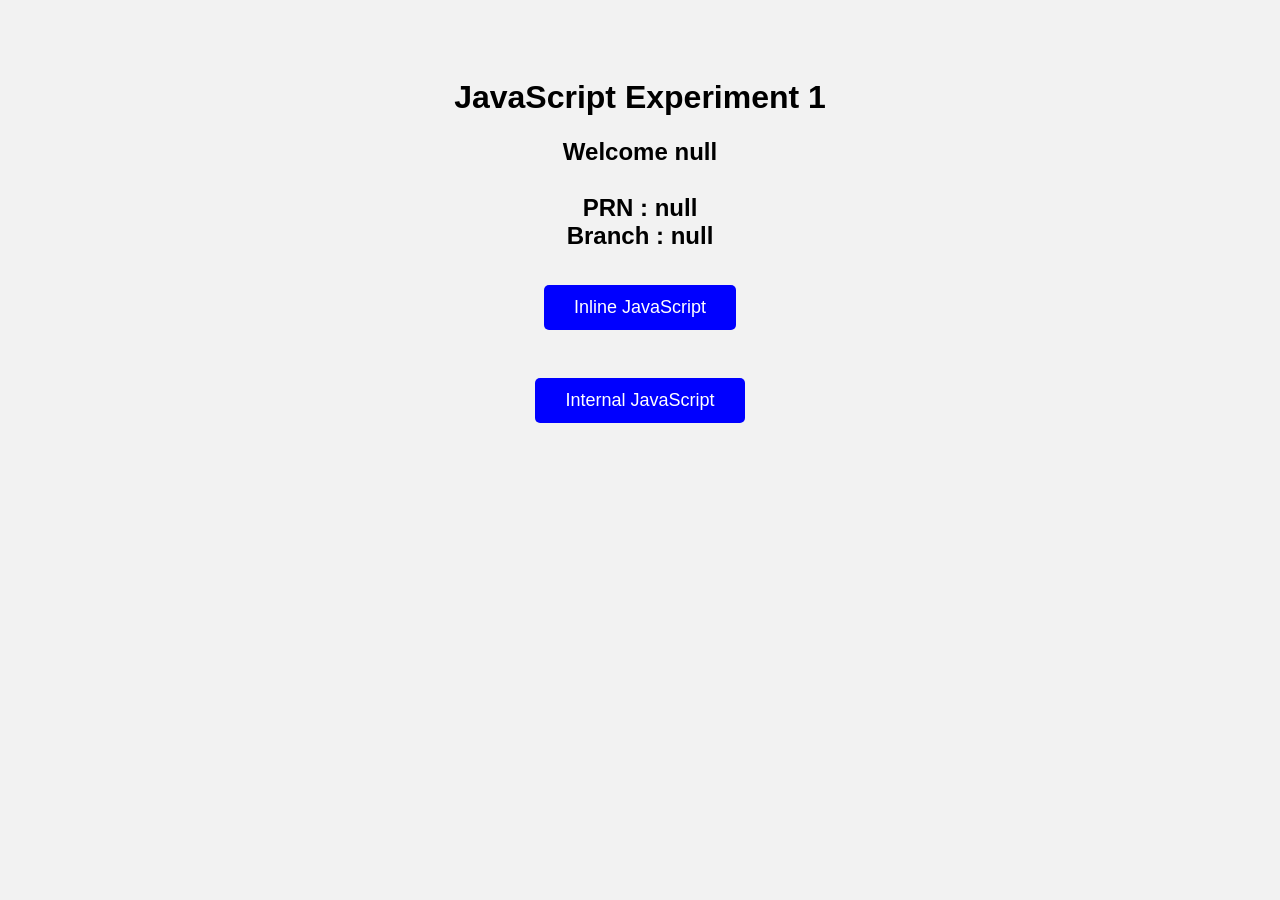
<file: Exp-1/index.html>
<!DOCTYPE html>
<html lang="en">

<head>

<meta charset="UTF-8">

<title>Experiment 1</title>

<link rel="stylesheet" href="style.css">

</head>

<body>

<h1>JavaScript Experiment 1</h1>

<h2 id="welcome"></h2>

<button onclick="inlineMessage()">

Inline JavaScript

</button>

<br><br>

<button id="internalBtn">

Internal JavaScript

</button>

<script>

document.getElementById("internalBtn").onclick=function(){

alert("Internal JavaScript Executed!");

}

</script>

<script src="script.js"></script>

</body>

</html>
</file>
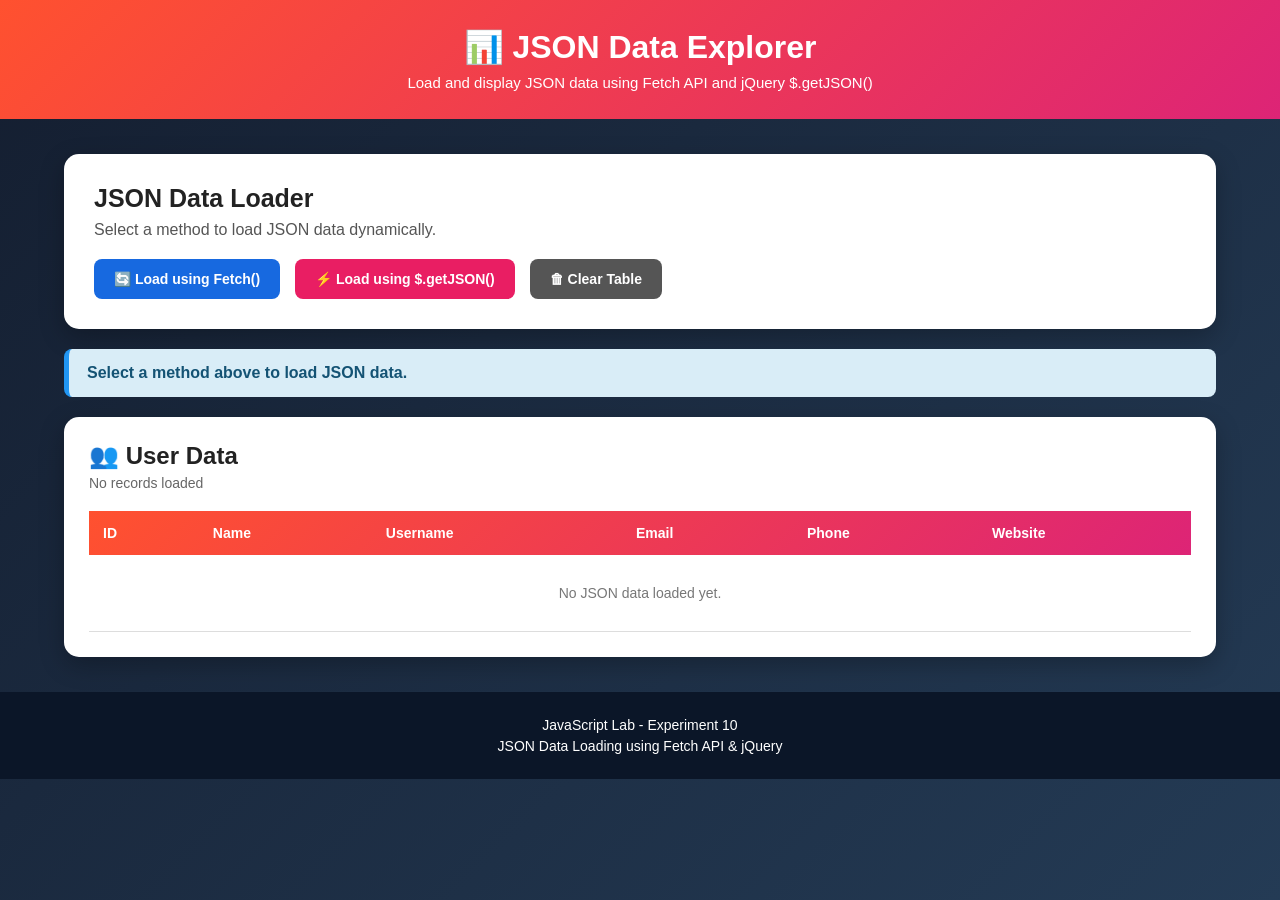
<file: Exp-10/index.html>
<!DOCTYPE html>
<html lang="en">

<head>
    <meta charset="UTF-8">

    <meta name="viewport" content="width=device-width, initial-scale=1.0">

    <title>Experiment 10 - JSON Data Explorer</title>

    <link rel="stylesheet" href="style.css">

    <!-- jQuery Library -->
    <script src="https://code.jquery.com/jquery-3.7.1.min.js"></script>
</head>

<body>

    <header>
        <h1>📊 JSON Data Explorer</h1>
        <p>
            Load and display JSON data using Fetch API and jQuery $.getJSON()
        </p>
    </header>


    <main class="container">

        <section class="control-panel">

            <h2>JSON Data Loader</h2>

            <p>
                Select a method to load JSON data dynamically.
            </p>

            <div class="buttons">

                <button id="fetchBtn">
                    🔄 Load using Fetch()
                </button>

                <button id="jqueryBtn">
                    ⚡ Load using $.getJSON()
                </button>

                <button id="clearBtn">
                    🗑 Clear Table
                </button>

            </div>

        </section>


        <section id="message" class="message">
            Select a method above to load JSON data.
        </section>


        <section class="table-section">

            <div class="table-header">

                <div>
                    <h2>👥 User Data</h2>
                    <p id="recordCount">No records loaded</p>
                </div>

            </div>


            <div class="table-container">

                <table>

                    <thead>

                        <tr>
                            <th>ID</th>
                            <th>Name</th>
                            <th>Username</th>
                            <th>Email</th>
                            <th>Phone</th>
                            <th>Website</th>
                        </tr>

                    </thead>

                    <tbody id="userTableBody">

                        <tr>
                            <td colspan="6" class="empty">
                                No JSON data loaded yet.
                            </td>
                        </tr>

                    </tbody>

                </table>

            </div>

        </section>

    </main>


    <footer>

        <p>
            JavaScript Lab - Experiment 10
        </p>

        <p>
            JSON Data Loading using Fetch API & jQuery
        </p>

    </footer>


    <script src="script.js"></script>

</body>

</html>
</file>
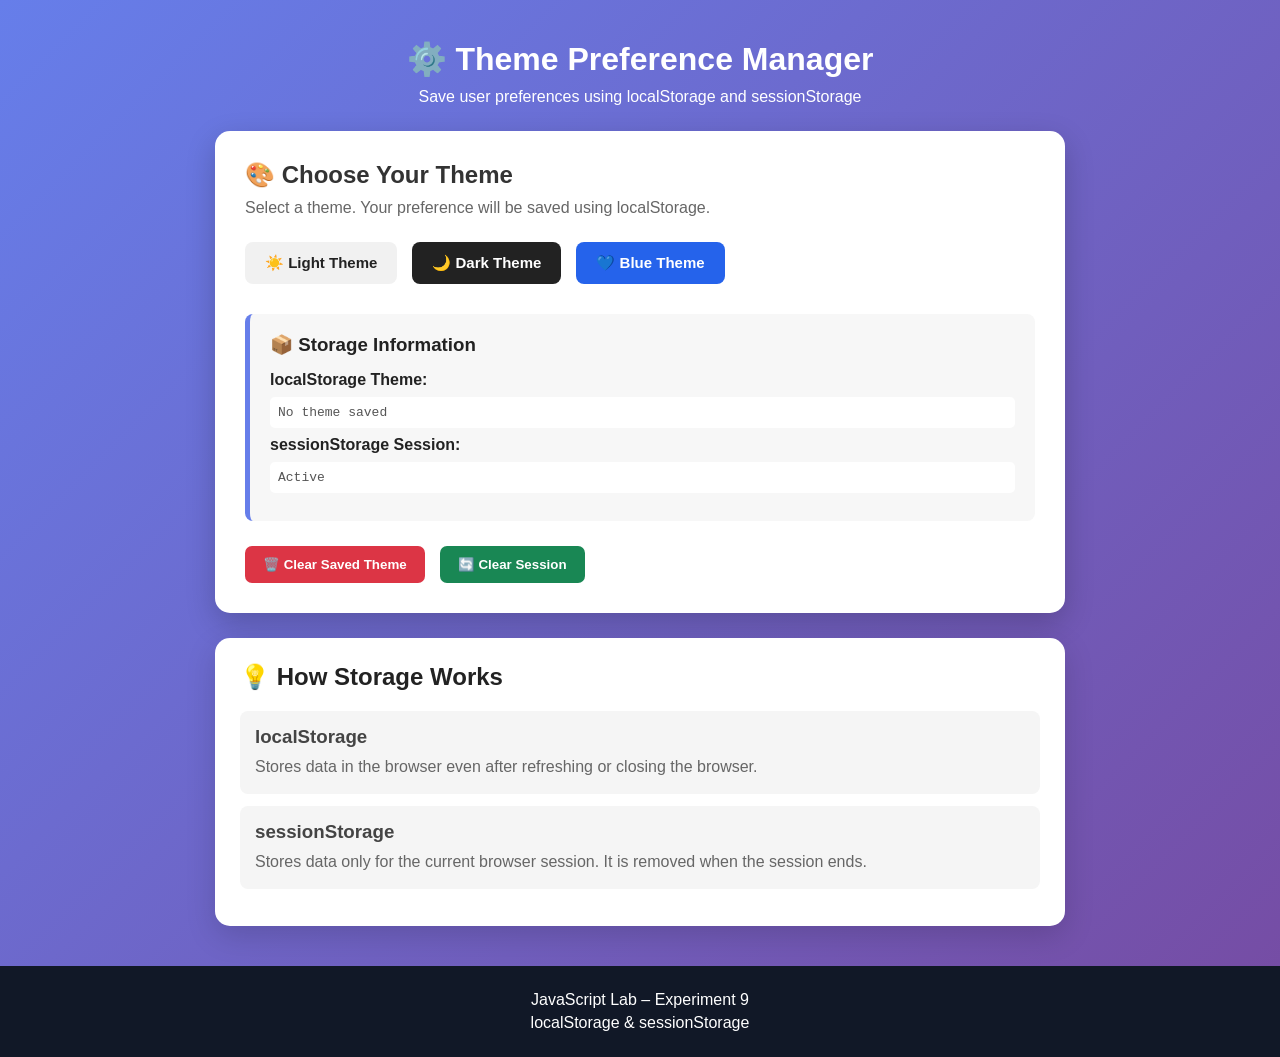
<file: Exp-9/index.html>
<!DOCTYPE html>
<html lang="en">

<head>
    <meta charset="UTF-8">
    <meta name="viewport" content="width=device-width, initial-scale=1.0">

    <title>Theme Preference Manager</title>

    <link rel="stylesheet" href="style.css">
</head>

<body>

    <div class="container">

        <div class="header">
            <h1>⚙️ Theme Preference Manager</h1>

            <p>
                Save user preferences using localStorage and sessionStorage
            </p>
        </div>


        <div class="card">

            <h2>🎨 Choose Your Theme</h2>

            <p class="description">
                Select a theme. Your preference will be saved using
                localStorage.
            </p>


            <div class="theme-buttons">

                <button id="lightBtn" class="theme-btn light-btn">
                    ☀️ Light Theme
                </button>

                <button id="darkBtn" class="theme-btn dark-btn">
                    🌙 Dark Theme
                </button>

                <button id="blueBtn" class="theme-btn blue-btn">
                    💙 Blue Theme
                </button>

            </div>


            <div class="status-box">

                <h3>📦 Storage Information</h3>

                <p>
                    <strong>localStorage Theme:</strong>
                </p>

                <p id="localStorageValue">
                    No theme saved
                </p>


                <p>
                    <strong>sessionStorage Session:</strong>
                </p>

                <p id="sessionStorageValue">
                    No session data
                </p>

            </div>


            <div class="actions">

                <button id="clearLocalBtn" class="clear-btn">
                    🗑️ Clear Saved Theme
                </button>

                <button id="clearSessionBtn" class="session-btn">
                    🔄 Clear Session
                </button>

            </div>

        </div>


        <div class="info-card">

            <h2>💡 How Storage Works</h2>

            <div class="info-item">

                <h3>localStorage</h3>

                <p>
                    Stores data in the browser even after refreshing
                    or closing the browser.
                </p>

            </div>


            <div class="info-item">

                <h3>sessionStorage</h3>

                <p>
                    Stores data only for the current browser session.
                    It is removed when the session ends.
                </p>

            </div>

        </div>


        <div id="message" class="message"></div>

    </div>


    <footer>

        <p>
            JavaScript Lab – Experiment 9
        </p>

        <p>
            localStorage & sessionStorage
        </p>

    </footer>


    <script src="script.js"></script>

</body>

</html>
</file>
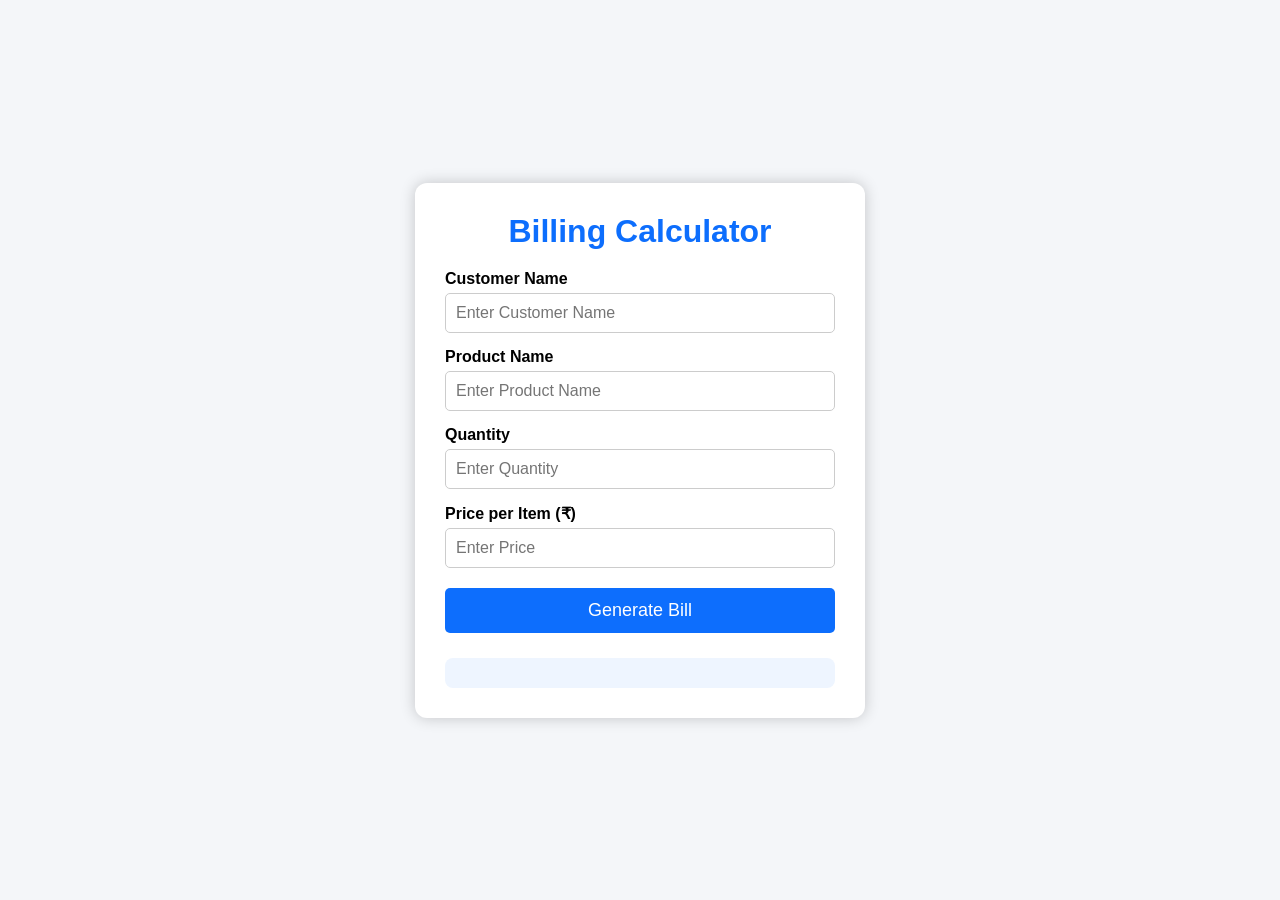
<file: Exp2/index.html>
<!DOCTYPE html>
<html lang="en">

<head>

    <meta charset="UTF-8">
    <meta name="viewport" content="width=device-width, initial-scale=1.0">

    <title>Experiment 2 - Billing Calculator</title>

    <link rel="stylesheet" href="style.css">

</head>

<body>

<div class="container">

    <h1>Billing Calculator</h1>

    <label>Customer Name</label>
    <input type="text" id="customerName" placeholder="Enter Customer Name">

    <label>Product Name</label>
    <input type="text" id="productName" placeholder="Enter Product Name">

    <label>Quantity</label>
    <input type="number" id="quantity" placeholder="Enter Quantity">

    <label>Price per Item (₹)</label>
    <input type="number" id="price" placeholder="Enter Price">

    <button onclick="generateBill()">
        Generate Bill
    </button>

    <div id="output"></div>

</div>

<script src="script.js"></script>

</body>
</html>
</file>
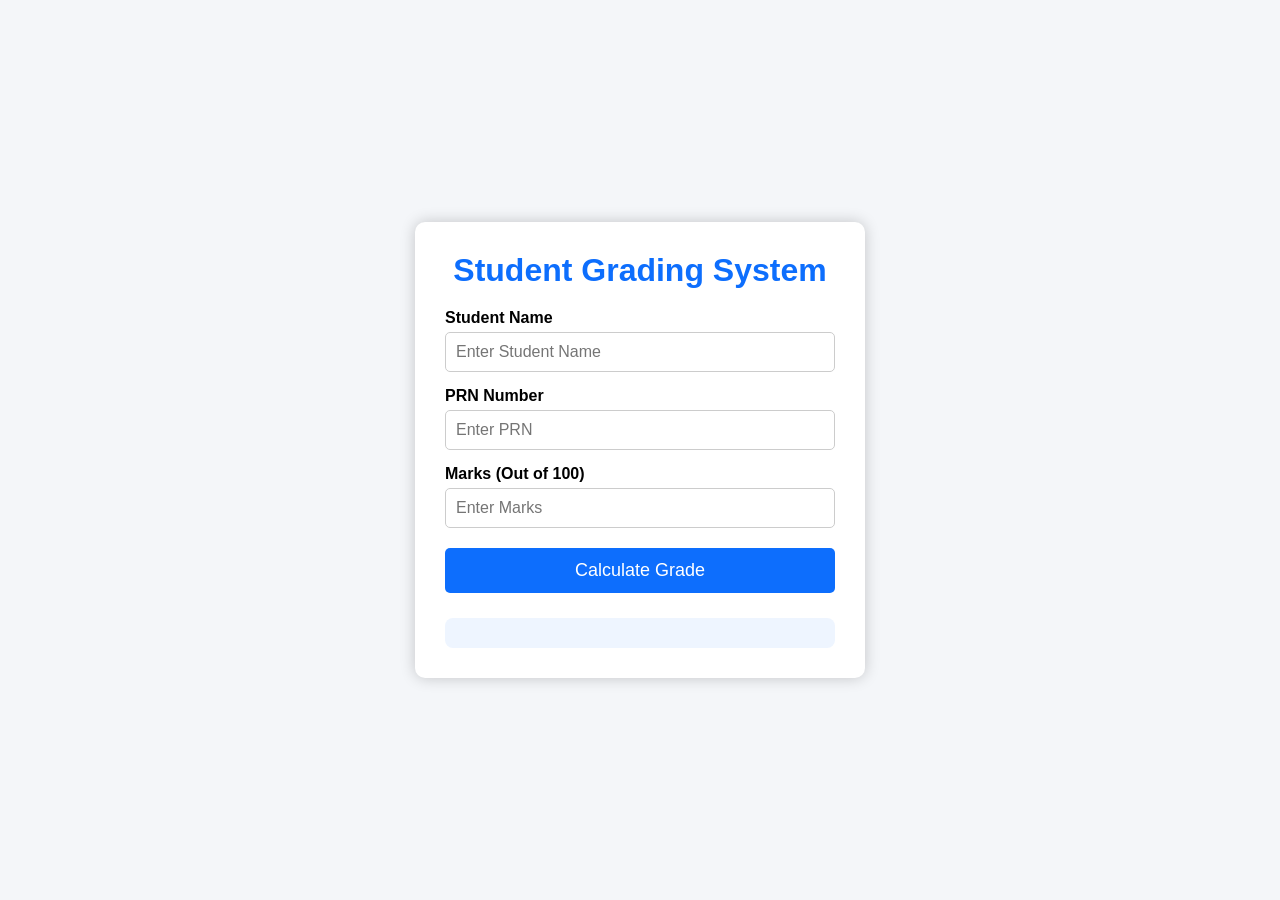
<file: Exp3/index.html>
<!DOCTYPE html>
<html lang="en">
<head>
    <meta charset="UTF-8">
    <meta name="viewport" content="width=device-width, initial-scale=1.0">
    <title>Experiment 3 - Student Grading System</title>
    <link rel="stylesheet" href="style.css">
</head>
<body>

<div class="container">

    <h1>Student Grading System</h1>

    <label>Student Name</label>
    <input type="text" id="studentName" placeholder="Enter Student Name">

    <label>PRN Number</label>
    <input type="text" id="prn" placeholder="Enter PRN">

    <label>Marks (Out of 100)</label>
    <input type="number" id="marks" placeholder="Enter Marks">

    <button onclick="calculateGrade()">
        Calculate Grade
    </button>

    <div id="result"></div>

</div>

<script src="script.js"></script>

</body>
</html>
</file>
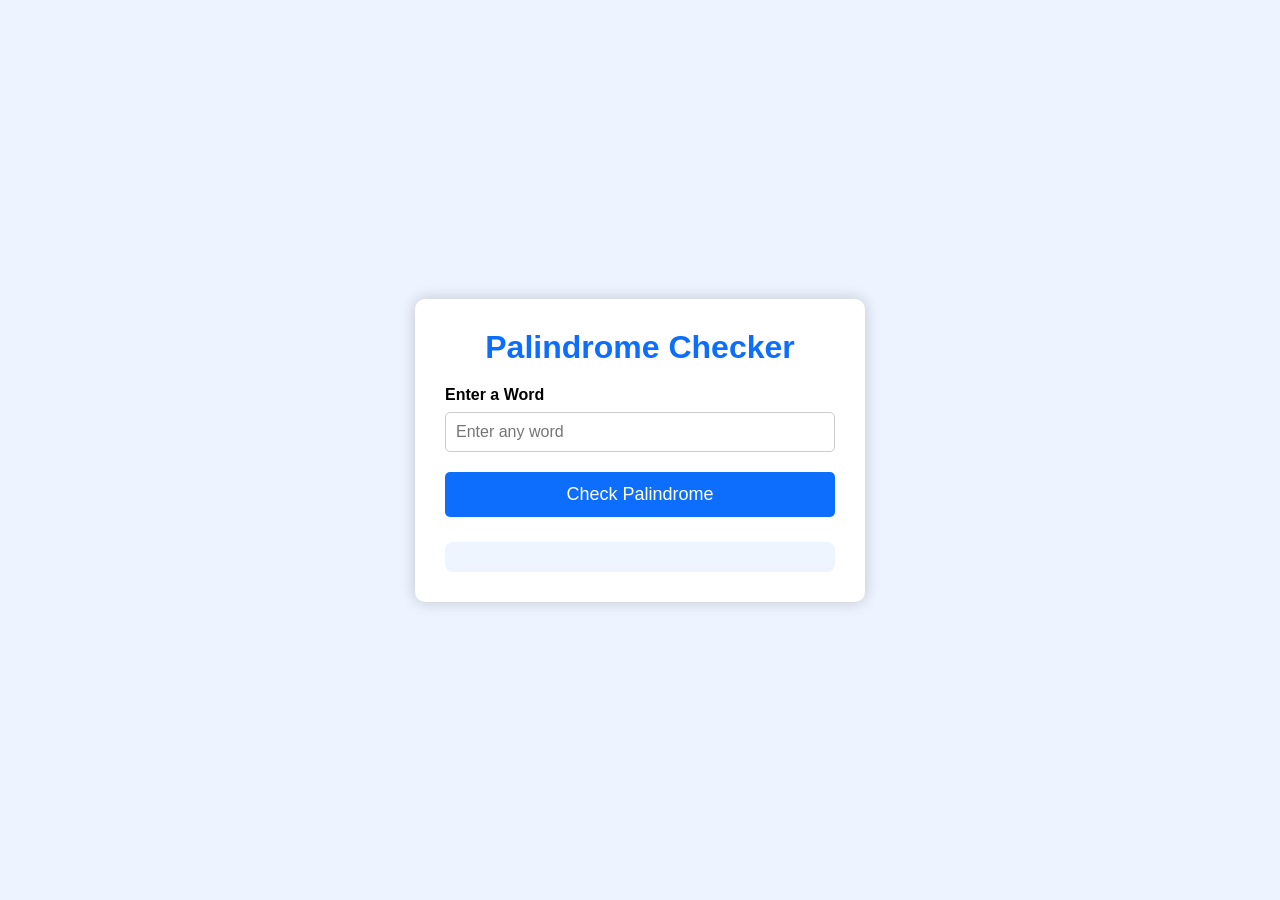
<file: Exp4/index.html>
<!DOCTYPE html>
<html lang="en">

<head>

<meta charset="UTF-8">

<meta name="viewport" content="width=device-width, initial-scale=1.0">

<title>Experiment 4 - Palindrome Checker</title>

<link rel="stylesheet" href="style.css">

</head>

<body>

<div class="container">

<h1>Palindrome Checker</h1>

<label>Enter a Word</label>

<input
type="text"
id="word"
placeholder="Enter any word">

<button onclick="checkPalindrome()">

Check Palindrome

</button>

<div id="output"></div>

</div>

<script src="script.js"></script>

</body>

</html>
</file>
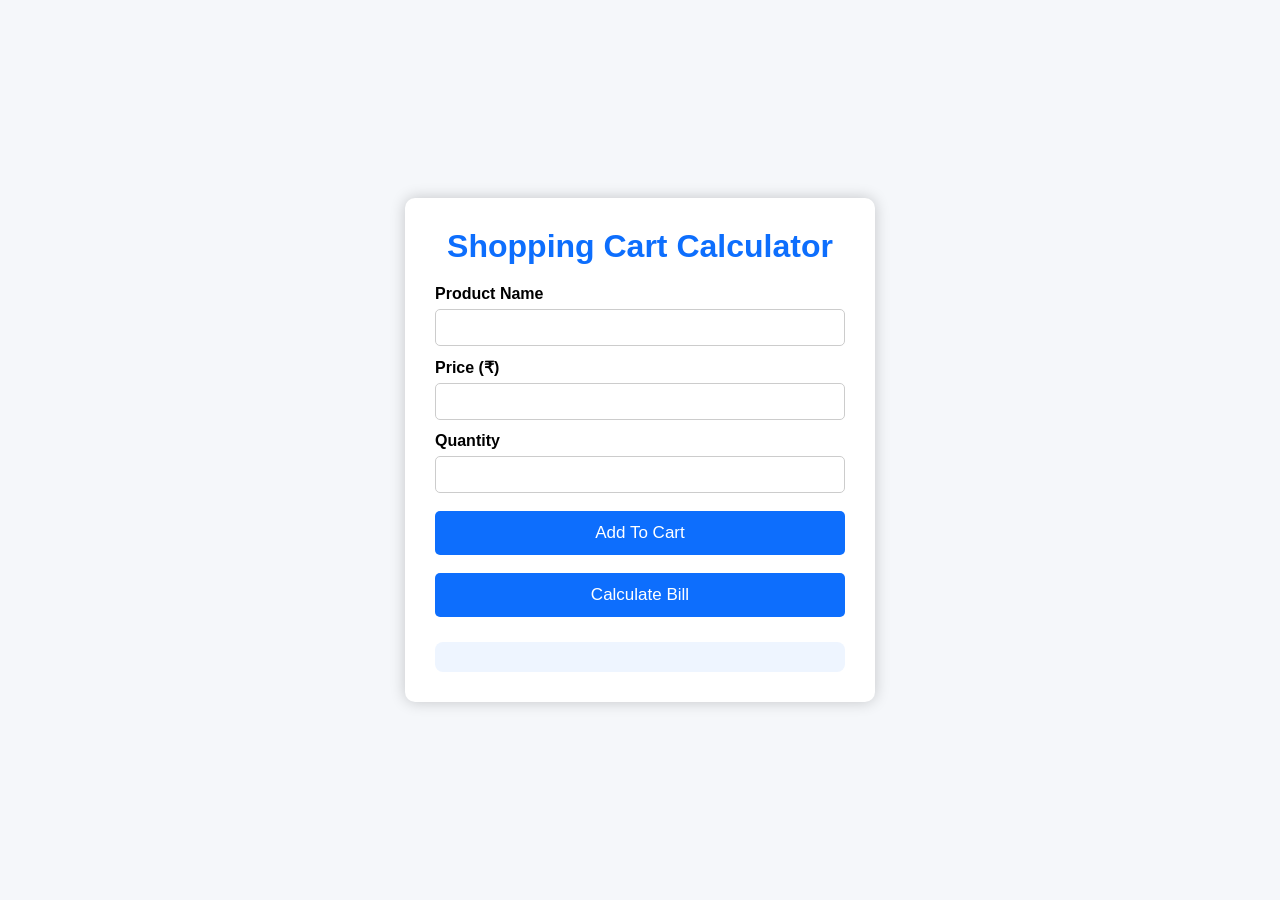
<file: Exp5/index.html>
<!DOCTYPE html>
<html lang="en">
<head>
<meta charset="UTF-8">
<meta name="viewport" content="width=device-width, initial-scale=1.0">
<title>Experiment 5 - Cart Total Calculator</title>

<link rel="stylesheet" href="style.css">

</head>

<body>

<div class="container">

<h1>Shopping Cart Calculator</h1>

<label>Product Name</label>
<input type="text" id="product">

<label>Price (₹)</label>
<input type="number" id="price">

<label>Quantity</label>
<input type="number" id="quantity">

<button onclick="addToCart()">
Add To Cart
</button>

<button onclick="calculateBill()">
Calculate Bill
</button>

<div id="output"></div>

</div>

<script src="script.js"></script>

</body>
</html>
</file>
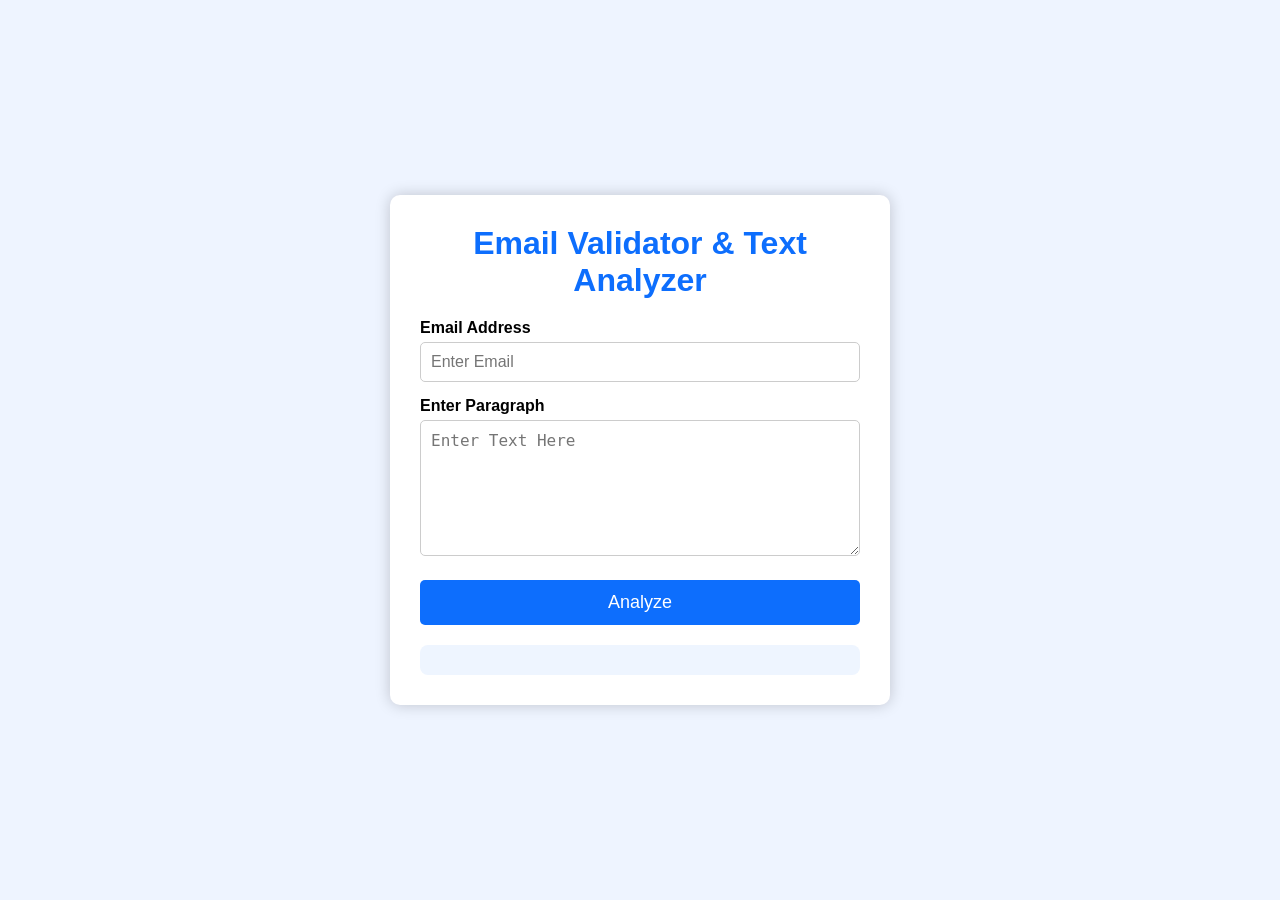
<file: Exp6/index.html>
<!DOCTYPE html>
<html lang="en">

<head>

<meta charset="UTF-8">

<meta name="viewport" content="width=device-width, initial-scale=1.0">

<title>Experiment 6 - Email Validation & Text Analysis</title>

<link rel="stylesheet" href="style.css">

</head>

<body>

<div class="container">

<h1>Email Validator & Text Analyzer</h1>

<label>Email Address</label>

<input
type="text"
id="email"
placeholder="Enter Email">

<label>Enter Paragraph</label>

<textarea
id="text"
rows="6"
placeholder="Enter Text Here"></textarea>

<button onclick="analyzeText()">

Analyze

</button>

<div id="output"></div>

</div>

<script src="script.js"></script>

</body>

</html>
</file>
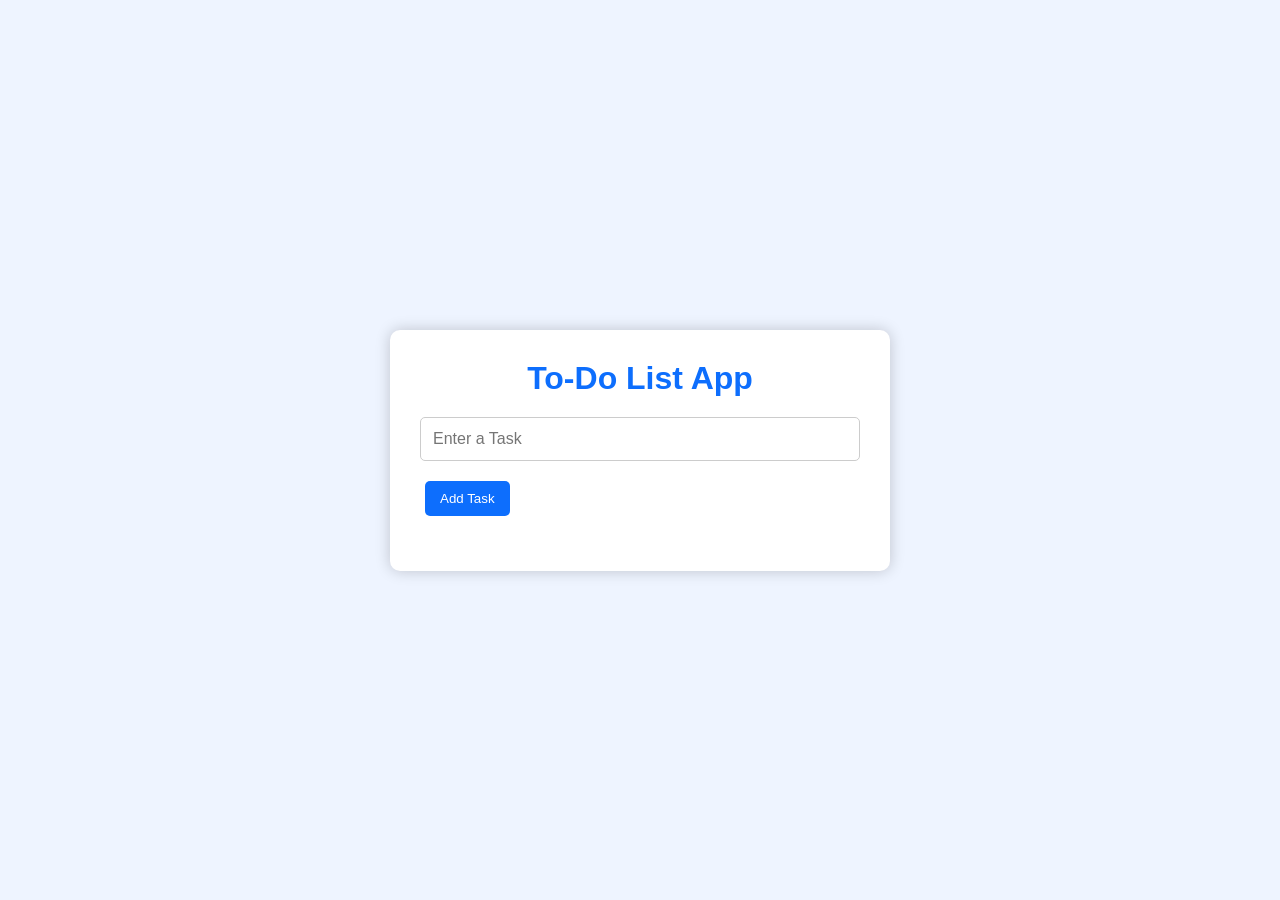
<file: Exp7/index.html>
<!DOCTYPE html>
<html lang="en">

<head>

<meta charset="UTF-8">

<meta name="viewport" content="width=device-width, initial-scale=1.0">

<title>Experiment 7 - To-Do List</title>

<link rel="stylesheet" href="style.css">

</head>

<body>

<div class="container">

<h1>To-Do List App</h1>

<input
type="text"
id="taskInput"
placeholder="Enter a Task">

<button onclick="addTask()">
Add Task
</button>

<ul id="taskList"></ul>

</div>

<script src="script.js"></script>

</body>

</html>
</file>
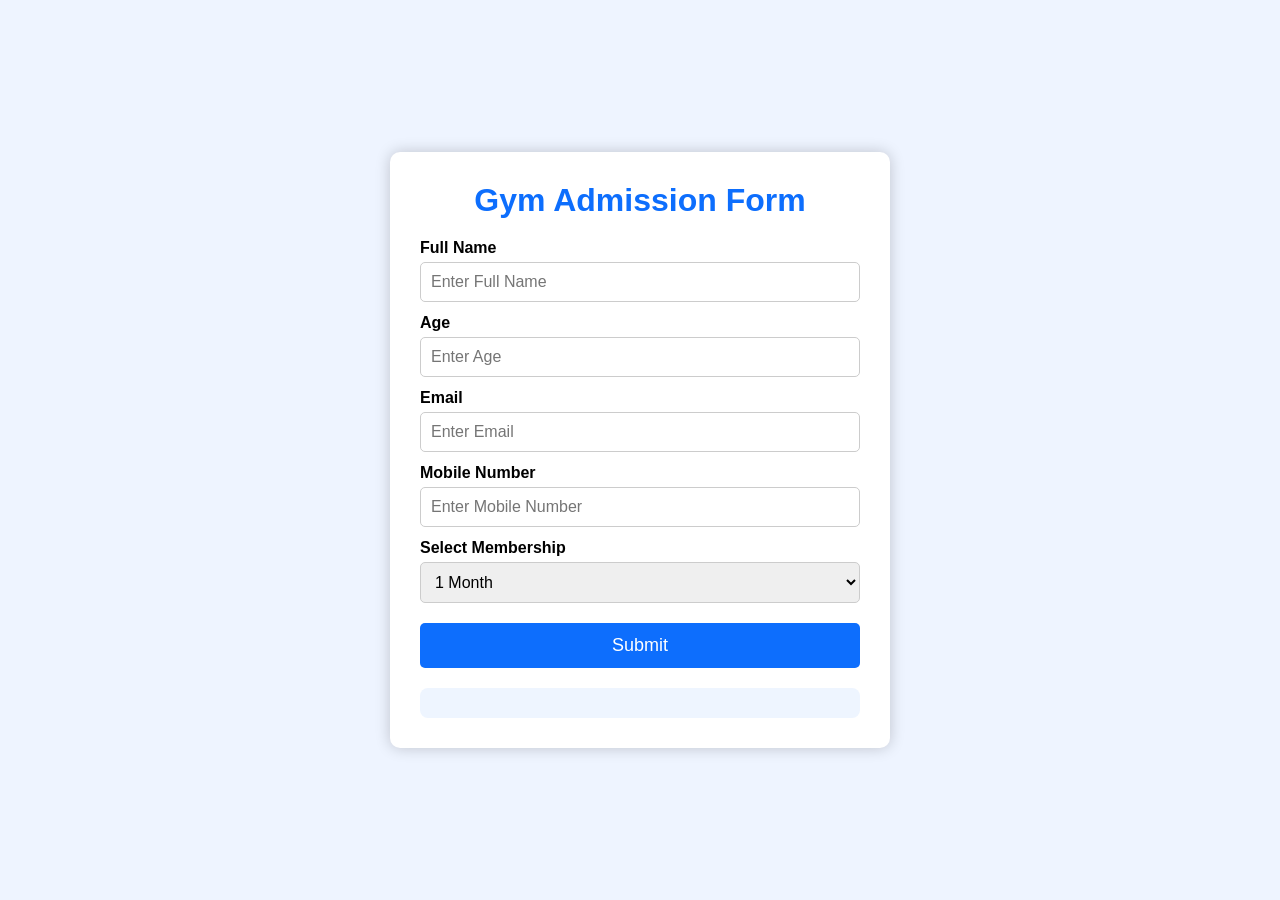
<file: Exp8/index.html>
<!DOCTYPE html>
<html lang="en">

<head>
    <meta charset="UTF-8">
    <meta name="viewport" content="width=device-width, initial-scale=1.0">
    <title>Experiment 8 - Gym Admission Form</title>
    <link rel="stylesheet" href="style.css">
</head>

<body>

<div class="container">

<h1>Gym Admission Form</h1>

<form id="gymForm">

<label>Full Name</label>
<input type="text"
id="name"
placeholder="Enter Full Name"
oninput="validateName()">
<span id="nameError"></span>

<label>Age</label>
<input type="number"
id="age"
placeholder="Enter Age"
oninput="validateAge()">
<span id="ageError"></span>

<label>Email</label>
<input type="email"
id="email"
placeholder="Enter Email"
oninput="validateEmail()">
<span id="emailError"></span>

<label>Mobile Number</label>
<input type="text"
id="mobile"
placeholder="Enter Mobile Number"
maxlength="10"
oninput="validateMobile()">
<span id="mobileError"></span>

<label>Select Membership</label>

<select id="membership">

<option>1 Month</option>

<option>3 Months</option>

<option>6 Months</option>

<option>12 Months</option>

</select>

<button type="button"
onclick="submitForm()">

Submit

</button>

</form>

<div id="result"></div>

</div>

<script src="script.js"></script>

</body>

</html>
</file>
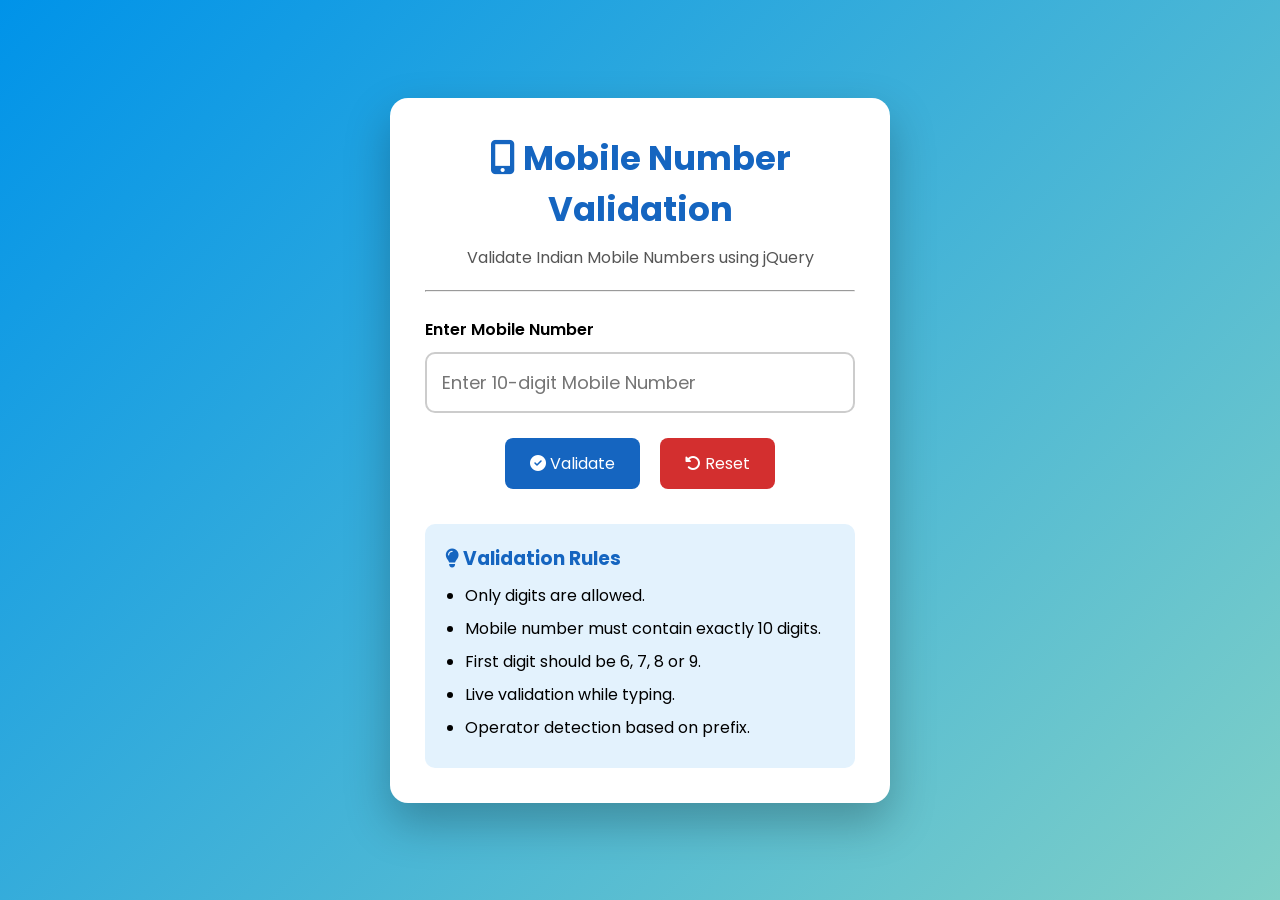
<file: Mobile_Number_Validation/index.html>
<!DOCTYPE html>
<html lang="en">

<head>

    <meta charset="UTF-8">
    <meta name="viewport" content="width=device-width, initial-scale=1.0">

    <title>Professional Mobile Number Validation using jQuery</title>

    <link rel="stylesheet" href="style.css">

    <!-- Font Awesome Icons -->
    <link rel="stylesheet"
        href="https://cdnjs.cloudflare.com/ajax/libs/font-awesome/6.5.2/css/all.min.css">

    <!-- jQuery CDN -->
    <script src="https://code.jquery.com/jquery-3.7.1.min.js"></script>

</head>

<body>

    <div class="container">

        <h1>
            <i class="fa-solid fa-mobile-screen-button"></i>
            Mobile Number Validation
        </h1>

        <p class="subtitle">
            Validate Indian Mobile Numbers using jQuery
        </p>

        <hr>

        <label>
            Enter Mobile Number
        </label>

        <input
            type="text"
            id="mobile"
            maxlength="10"
            placeholder="Enter 10-digit Mobile Number">

        <div class="buttons">

            <button id="validateBtn">

                <i class="fa-solid fa-circle-check"></i>

                Validate

            </button>

            <button id="resetBtn">

                <i class="fa-solid fa-rotate-left"></i>

                Reset

            </button>

        </div>

        <div id="result"></div>

        <div id="dashboard">

            <div class="card">

                <h3>

                    <i class="fa-solid fa-circle-info"></i>

                    Validation Details

                </h3>

                <table>

                    <tr>

                        <td>Status</td>

                        <td id="status">-</td>

                    </tr>

                    <tr>

                        <td>Operator</td>

                        <td id="operator">-</td>

                    </tr>

                    <tr>

                        <td>Country</td>

                        <td id="country">India (+91)</td>

                    </tr>

                    <tr>

                        <td>Validation Type</td>

                        <td>Regex + jQuery</td>

                    </tr>

                    <tr>

                        <td>Validated At</td>

                        <td id="time">-</td>

                    </tr>

                </table>

            </div>

        </div>

        <div class="tips">

            <h3>

                <i class="fa-solid fa-lightbulb"></i>

                Validation Rules

            </h3>

            <ul>

                <li>Only digits are allowed.</li>

                <li>Mobile number must contain exactly 10 digits.</li>

                <li>First digit should be 6, 7, 8 or 9.</li>

                <li>Live validation while typing.</li>

                <li>Operator detection based on prefix.</li>

            </ul>

        </div>

    </div>

    <script src="script.js"></script>

</body>

</html>
</file>
<file: Exp-1/style.css>
body{

font-family:Arial;

background:#f2f2f2;

text-align:center;

padding:50px;

}

button{

padding:12px 30px;

font-size:18px;

margin:15px;

cursor:pointer;

background:blue;

color:white;

border:none;

border-radius:5px;

}

button:hover{

background:darkblue;

}
</file>
<file: Exp-10/style.css>
* {
    box-sizing: border-box;
    margin: 0;
    padding: 0;
}

body {
    font-family: Arial, Helvetica, sans-serif;
    background: linear-gradient(135deg, #141e30, #243b55);
    min-height: 100vh;
    color: #222;
}


/* Header */

header {
    background: linear-gradient(135deg, #ff512f, #dd2476);
    color: white;
    text-align: center;
    padding: 28px 20px;
}

header h1 {
    font-size: 32px;
    margin-bottom: 8px;
}

header p {
    font-size: 15px;
}


/* Main Container */

.container {
    width: 90%;
    max-width: 1200px;
    margin: 35px auto;
}


/* Control Panel */

.control-panel {
    background: white;
    padding: 30px;
    border-radius: 15px;
    box-shadow: 0 8px 25px rgba(0, 0, 0, 0.25);
}

.control-panel h2 {
    font-size: 25px;
    margin-bottom: 8px;
}

.control-panel p {
    color: #555;
    margin-bottom: 20px;
}


/* Buttons */

.buttons {
    display: flex;
    gap: 15px;
    flex-wrap: wrap;
}

button {
    padding: 12px 20px;
    border: none;
    border-radius: 8px;
    cursor: pointer;
    font-size: 14px;
    font-weight: bold;
    color: white;
    transition: 0.3s;
}

#fetchBtn {
    background: #1769e0;
}

#jqueryBtn {
    background: #e91e63;
}

#clearBtn {
    background: #555;
}

button:hover {
    transform: translateY(-2px);
    opacity: 0.9;
}


/* Message */

.message {
    margin: 20px 0;
    padding: 15px 18px;
    background: #d9edf7;
    border-left: 5px solid #2196f3;
    border-radius: 8px;
    color: #145374;
    font-weight: bold;
}


/* Table Section */

.table-section {
    background: white;
    border-radius: 15px;
    padding: 25px;
    box-shadow: 0 8px 25px rgba(0, 0, 0, 0.25);
}


/* Table Header */

.table-header {
    display: flex;
    justify-content: space-between;
    margin-bottom: 20px;
}

.table-header h2 {
    margin-bottom: 5px;
}

#recordCount {
    color: #666;
    font-size: 14px;
}


/* Table */

.table-container {
    width: 100%;
    overflow-x: auto;
}

table {
    width: 100%;
    border-collapse: collapse;
    min-width: 850px;
}

thead {
    background: linear-gradient(135deg, #ff512f, #dd2476);
    color: white;
}

th {
    padding: 14px;
    text-align: left;
    font-size: 14px;
}

td {
    padding: 13px;
    border-bottom: 1px solid #ddd;
    font-size: 14px;
}

tbody tr:hover {
    background: #f5f5f5;
}


/* Empty Table */

.empty {
    text-align: center;
    padding: 30px;
    color: #777;
}


/* Footer */

footer {
    background: #0b1628;
    color: white;
    text-align: center;
    padding: 20px;
    margin-top: 35px;
}

footer p {
    margin: 5px;
    font-size: 14px;
}


/* Responsive Design */

@media (max-width: 700px) {

    header h1 {
        font-size: 25px;
    }

    .container {
        width: 95%;
    }

    .control-panel,
    .table-section {
        padding: 20px;
    }

    .buttons {
        flex-direction: column;
    }

    button {
        width: 100%;
    }

}
</file>
<file: Exp-9/style.css>
* {
    margin: 0;
    padding: 0;
    box-sizing: border-box;
}


body {

    font-family: Arial, sans-serif;

    min-height: 100vh;

    background: linear-gradient(
        135deg,
        #667eea,
        #764ba2
    );

    color: #222;

    transition: 0.4s;
}


.container {

    width: 90%;

    max-width: 850px;

    margin: 40px auto;
}


.header {

    text-align: center;

    color: white;

    margin-bottom: 25px;
}


.header h1 {

    font-size: 32px;

    margin-bottom: 10px;
}


.header p {

    font-size: 16px;
}


.card {

    background: white;

    padding: 30px;

    border-radius: 15px;

    box-shadow: 0 10px 30px rgba(0, 0, 0, 0.2);

    margin-bottom: 25px;
}


.card h2 {

    margin-bottom: 10px;

    color: #333;
}


.description {

    color: #666;

    margin-bottom: 25px;
}


.theme-buttons {

    display: flex;

    gap: 15px;

    flex-wrap: wrap;

    margin-bottom: 30px;
}


.theme-btn {

    padding: 12px 20px;

    border: none;

    border-radius: 8px;

    cursor: pointer;

    font-size: 15px;

    font-weight: bold;

    transition: 0.3s;
}


.theme-btn:hover {

    transform: translateY(-2px);

    box-shadow: 0 5px 12px rgba(0, 0, 0, 0.2);
}


.light-btn {

    background: #f1f1f1;

    color: #222;
}


.dark-btn {

    background: #222;

    color: white;
}


.blue-btn {

    background: #2563eb;

    color: white;
}


.status-box {

    background: #f7f7f7;

    border-left: 5px solid #667eea;

    padding: 20px;

    border-radius: 8px;

    margin-bottom: 25px;
}


.status-box h3 {

    margin-bottom: 15px;
}


.status-box p {

    margin: 8px 0;
}


#localStorageValue,
#sessionStorageValue {

    background: white;

    padding: 8px;

    border-radius: 5px;

    color: #555;

    font-family: monospace;
}


.actions {

    display: flex;

    gap: 15px;

    flex-wrap: wrap;
}


.actions button {

    padding: 11px 18px;

    border: none;

    border-radius: 7px;

    cursor: pointer;

    font-weight: bold;
}


.clear-btn {

    background: #dc3545;

    color: white;
}


.session-btn {

    background: #198754;

    color: white;
}


.actions button:hover {

    opacity: 0.85;
}


.info-card {

    background: white;

    padding: 25px;

    border-radius: 15px;

    box-shadow: 0 10px 30px rgba(0, 0, 0, 0.15);

    margin-bottom: 25px;
}


.info-card h2 {

    margin-bottom: 20px;
}


.info-item {

    background: #f5f5f5;

    padding: 15px;

    border-radius: 8px;

    margin-bottom: 12px;
}


.info-item h3 {

    margin-bottom: 7px;

    color: #444;
}


.info-item p {

    color: #666;

    line-height: 1.5;
}


.message {

    text-align: center;

    padding: 12px;

    border-radius: 8px;

    display: none;

    margin-bottom: 20px;

    background: white;

    font-weight: bold;
}


footer {

    text-align: center;

    background: #111827;

    color: white;

    padding: 20px;

    margin-top: 30px;
}


footer p {

    margin: 5px;
}


/* DARK THEME */

body.dark {

    background: linear-gradient(
        135deg,
        #111827,
        #1f2937
    );

    color: white;
}


body.dark .card,
body.dark .info-card {

    background: #374151;

    color: white;
}


body.dark .card h2,
body.dark .info-card h2 {

    color: white;
}


body.dark .description,
body.dark .info-item p {

    color: #d1d5db;
}


body.dark .status-box {

    background: #1f2937;

    border-left-color: #60a5fa;
}


body.dark #localStorageValue,
body.dark #sessionStorageValue {

    background: #111827;

    color: white;
}


body.dark .info-item {

    background: #1f2937;
}


body.dark .info-item h3 {

    color: #93c5fd;
}


/* BLUE THEME */

body.blue {

    background: linear-gradient(
        135deg,
        #0f4c81,
        #2563eb
    );
}


body.blue .card,
body.blue .info-card {

    border-top: 5px solid #2563eb;
}


/* RESPONSIVE DESIGN */

@media (max-width: 600px) {

    .container {

        width: 94%;

        margin-top: 20px;
    }


    .header h1 {

        font-size: 25px;
    }


    .card {

        padding: 20px;
    }


    .theme-buttons {

        flex-direction: column;
    }


    .theme-btn {

        width: 100%;
    }


    .actions {

        flex-direction: column;
    }


    .actions button {

        width: 100%;
    }

}
</file>
<file: Exp2/style.css>
*{

margin:0;

padding:0;

box-sizing:border-box;

}

body{

font-family:Arial, Helvetica, sans-serif;

background:#f4f6f9;

display:flex;

justify-content:center;

align-items:center;

height:100vh;

}

.container{

width:450px;

background:white;

padding:30px;

border-radius:12px;

box-shadow:0px 0px 15px rgba(0,0,0,0.2);

}

h1{

text-align:center;

margin-bottom:20px;

color:#0d6efd;

}

label{

display:block;

margin-top:15px;

font-weight:bold;

}

input{

width:100%;

padding:10px;

margin-top:5px;

border:1px solid #ccc;

border-radius:5px;

font-size:16px;

}

button{

width:100%;

margin-top:20px;

padding:12px;

background:#0d6efd;

color:white;

font-size:18px;

border:none;

border-radius:5px;

cursor:pointer;

}

button:hover{

background:#084298;

}

#output{

margin-top:25px;

padding:15px;

background:#eef5ff;

border-radius:8px;

font-size:18px;

line-height:1.8;

}
</file>
<file: Exp3/style.css>
*{
    margin:0;
    padding:0;
    box-sizing:border-box;
}

body{
    font-family:Arial, Helvetica, sans-serif;
    background:#f4f6f9;
    display:flex;
    justify-content:center;
    align-items:center;
    height:100vh;
}

.container{
    width:450px;
    background:white;
    padding:30px;
    border-radius:10px;
    box-shadow:0px 0px 15px rgba(0,0,0,0.2);
}

h1{
    text-align:center;
    color:#0d6efd;
    margin-bottom:20px;
}

label{
    display:block;
    margin-top:15px;
    font-weight:bold;
}

input{
    width:100%;
    padding:10px;
    margin-top:5px;
    border:1px solid #ccc;
    border-radius:5px;
    font-size:16px;
}

button{
    width:100%;
    padding:12px;
    margin-top:20px;
    background:#0d6efd;
    color:white;
    border:none;
    border-radius:5px;
    cursor:pointer;
    font-size:18px;
}

button:hover{
    background:#084298;
}

#result{
    margin-top:25px;
    background:#eef5ff;
    padding:15px;
    border-radius:8px;
    line-height:1.8;
    font-size:18px;
}
</file>
<file: Exp4/style.css>
*{

margin:0;

padding:0;

box-sizing:border-box;

}

body{

font-family:Arial,Helvetica,sans-serif;

background:#eef4ff;

display:flex;

justify-content:center;

align-items:center;

height:100vh;

}

.container{

width:450px;

background:white;

padding:30px;

border-radius:10px;

box-shadow:0px 0px 15px rgba(0,0,0,0.2);

}

h1{

text-align:center;

margin-bottom:20px;

color:#0d6efd;

}

label{

font-weight:bold;

display:block;

margin-top:10px;

}

input{

width:100%;

padding:10px;

margin-top:8px;

border-radius:5px;

border:1px solid #ccc;

font-size:16px;

}

button{

width:100%;

padding:12px;

margin-top:20px;

background:#0d6efd;

color:white;

border:none;

border-radius:5px;

cursor:pointer;

font-size:18px;

}

button:hover{

background:#084298;

}

#output{

margin-top:25px;

padding:15px;

background:#eef5ff;

border-radius:8px;

font-size:18px;

line-height:1.8;

}
</file>
<file: Exp5/style.css>
*{
margin:0;
padding:0;
box-sizing:border-box;
}

body{

font-family:Arial, Helvetica, sans-serif;

background:#f5f7fa;

display:flex;

justify-content:center;

align-items:center;

height:100vh;

}

.container{

width:470px;

background:white;

padding:30px;

border-radius:10px;

box-shadow:0px 0px 15px rgba(0,0,0,.2);

}

h1{

text-align:center;

color:#0d6efd;

margin-bottom:20px;

}

label{

display:block;

margin-top:12px;

font-weight:bold;

}

input{

width:100%;

padding:10px;

margin-top:6px;

border:1px solid #ccc;

border-radius:5px;

}

button{

width:100%;

padding:12px;

margin-top:18px;

background:#0d6efd;

color:white;

border:none;

border-radius:5px;

cursor:pointer;

font-size:17px;

}

button:hover{

background:#084298;

}

#output{

margin-top:25px;

padding:15px;

background:#eef5ff;

border-radius:8px;

line-height:1.8;

}
</file>
<file: Exp6/style.css>
*{

margin:0;

padding:0;

box-sizing:border-box;

}

body{

font-family:Arial, Helvetica, sans-serif;

background:#eef4ff;

display:flex;

justify-content:center;

align-items:center;

height:100vh;

}

.container{

width:500px;

background:white;

padding:30px;

border-radius:10px;

box-shadow:0px 0px 15px rgba(0,0,0,.2);

}

h1{

text-align:center;

margin-bottom:20px;

color:#0d6efd;

}

label{

display:block;

margin-top:15px;

font-weight:bold;

}

input,textarea{

width:100%;

padding:10px;

margin-top:5px;

font-size:16px;

border:1px solid #ccc;

border-radius:5px;

}

button{

width:100%;

padding:12px;

margin-top:20px;

background:#0d6efd;

color:white;

border:none;

border-radius:5px;

font-size:18px;

cursor:pointer;

}

button:hover{

background:#084298;

}

#output{

margin-top:20px;

padding:15px;

background:#eef5ff;

border-radius:8px;

line-height:1.8;

}
</file>
<file: Exp7/style.css>
*{
margin:0;
padding:0;
box-sizing:border-box;
}

body{

font-family:Arial,Helvetica,sans-serif;

background:#eef4ff;

display:flex;

justify-content:center;

align-items:center;

height:100vh;

}

.container{

width:500px;

background:white;

padding:30px;

border-radius:10px;

box-shadow:0 0 15px rgba(0,0,0,.2);

}

h1{

text-align:center;

margin-bottom:20px;

color:#0d6efd;

}

input{

width:100%;

padding:12px;

font-size:16px;

margin-bottom:15px;

border:1px solid #ccc;

border-radius:5px;

}

button{

padding:10px 15px;

background:#0d6efd;

color:white;

border:none;

border-radius:5px;

cursor:pointer;

margin:5px;

}

button:hover{

background:#084298;

}

ul{

list-style:none;

margin-top:20px;

}

li{

display:flex;

justify-content:space-between;

align-items:center;

padding:12px;

margin-bottom:10px;

background:#f8f9fa;

border-radius:5px;

}

.task{

flex:1;

font-size:18px;

}

.action-buttons button{

font-size:14px;

padding:6px 10px;

}
</file>
<file: Exp8/style.css>
*{
margin:0;
padding:0;
box-sizing:border-box;
}

body{

font-family:Arial,Helvetica,sans-serif;

background:#eef4ff;

display:flex;

justify-content:center;

align-items:center;

height:100vh;

}

.container{

width:500px;

background:white;

padding:30px;

border-radius:10px;

box-shadow:0 0 15px rgba(0,0,0,.2);

}

h1{

text-align:center;

color:#0d6efd;

margin-bottom:20px;

}

label{

display:block;

margin-top:12px;

font-weight:bold;

}

input,
select{

width:100%;

padding:10px;

margin-top:5px;

border:1px solid #ccc;

border-radius:5px;

font-size:16px;

}

button{

width:100%;

padding:12px;

margin-top:20px;

background:#0d6efd;

color:white;

border:none;

border-radius:5px;

cursor:pointer;

font-size:18px;

}

button:hover{

background:#084298;

}

span{

font-size:14px;

color:red;

}

#result{

margin-top:20px;

padding:15px;

background:#eef5ff;

border-radius:8px;

line-height:1.8;

}
</file>
<file: Mobile_Number_Validation/style.css>
/* Google Font */
@import url('https://fonts.googleapis.com/css2?family=Poppins:wght@300;400;500;600;700&display=swap');

*{
    margin:0;
    padding:0;
    box-sizing:border-box;
    font-family:'Poppins',sans-serif;
}

body{

    min-height:100vh;

    display:flex;

    justify-content:center;

    align-items:center;

    background:linear-gradient(135deg,#0093E9,#80D0C7);

    padding:30px;
}

/* Main Card */

.container{

    width:500px;

    background:white;

    border-radius:18px;

    padding:35px;

    box-shadow:0 20px 45px rgba(0,0,0,.25);

    animation:fadeIn .8s ease;

}

@keyframes fadeIn{

from{

opacity:0;

transform:translateY(30px);

}

to{

opacity:1;

transform:translateY(0);

}

}

h1{

    text-align:center;

    color:#1565C0;

    font-size:34px;

    margin-bottom:10px;

}

.subtitle{

    text-align:center;

    color:#555;

    margin-bottom:20px;

}

hr{

    margin-bottom:25px;

}

label{

    font-weight:600;

    display:block;

    margin-bottom:10px;

}

/* Input */

#mobile{

    width:100%;

    padding:15px;

    font-size:18px;

    border:2px solid #ccc;

    border-radius:10px;

    outline:none;

    transition:.3s;

}

#mobile:focus{

    border-color:#1565C0;

    box-shadow:0 0 10px rgba(21,101,192,.25);

}

/* Valid Border */

.valid{

    border:2px solid #28a745 !important;

}

/* Invalid Border */

.invalid{

    border:2px solid red !important;

}

/* Buttons */

.buttons{

    margin-top:25px;

    display:flex;

    justify-content:center;

    gap:20px;

}

button{

    border:none;

    padding:13px 25px;

    border-radius:8px;

    cursor:pointer;

    font-size:16px;

    color:white;

    transition:.3s;

}

#validateBtn{

    background:#1565C0;

}

#validateBtn:hover{

    background:#0d47a1;

    transform:scale(1.05);

}

#resetBtn{

    background:#d32f2f;

}

#resetBtn:hover{

    background:#b71c1c;

    transform:scale(1.05);

}

/* Result */

#result{

    margin-top:25px;

    text-align:center;

    font-size:22px;

    font-weight:bold;

}

/* Dashboard */

#dashboard{

    display:none;

    margin-top:30px;

}

.card{

    background:#f7f9fc;

    border-radius:12px;

    padding:20px;

    box-shadow:0 8px 18px rgba(0,0,0,.08);

}

.card h3{

    color:#1565C0;

    margin-bottom:18px;

}

table{

    width:100%;

    border-collapse:collapse;

}

table td{

    padding:12px;

    border-bottom:1px solid #ddd;

}

table td:first-child{

    font-weight:600;

}

/* Tips */

.tips{

    margin-top:35px;

    background:#E3F2FD;

    padding:20px;

    border-radius:10px;

}

.tips h3{

    color:#1565C0;

    margin-bottom:10px;

}

.tips ul{

    padding-left:20px;

}

.tips li{

    margin-bottom:8px;

}

/* Success */

.success{

    color:#2e7d32;

}

/* Error */

.error{

    color:#d50000;

}

/* Shake Animation */

.shake{

    animation:shake .4s;

}

@keyframes shake{

0%{transform:translateX(0);}

20%{transform:translateX(-8px);}

40%{transform:translateX(8px);}

60%{transform:translateX(-8px);}

80%{transform:translateX(8px);}

100%{transform:translateX(0);}

}

/* Responsive */

@media(max-width:600px){

.container{

width:100%;

padding:25px;

}

.buttons{

flex-direction:column;

}

button{

width:100%;

}

h1{

font-size:28px;

}

}
</file>
